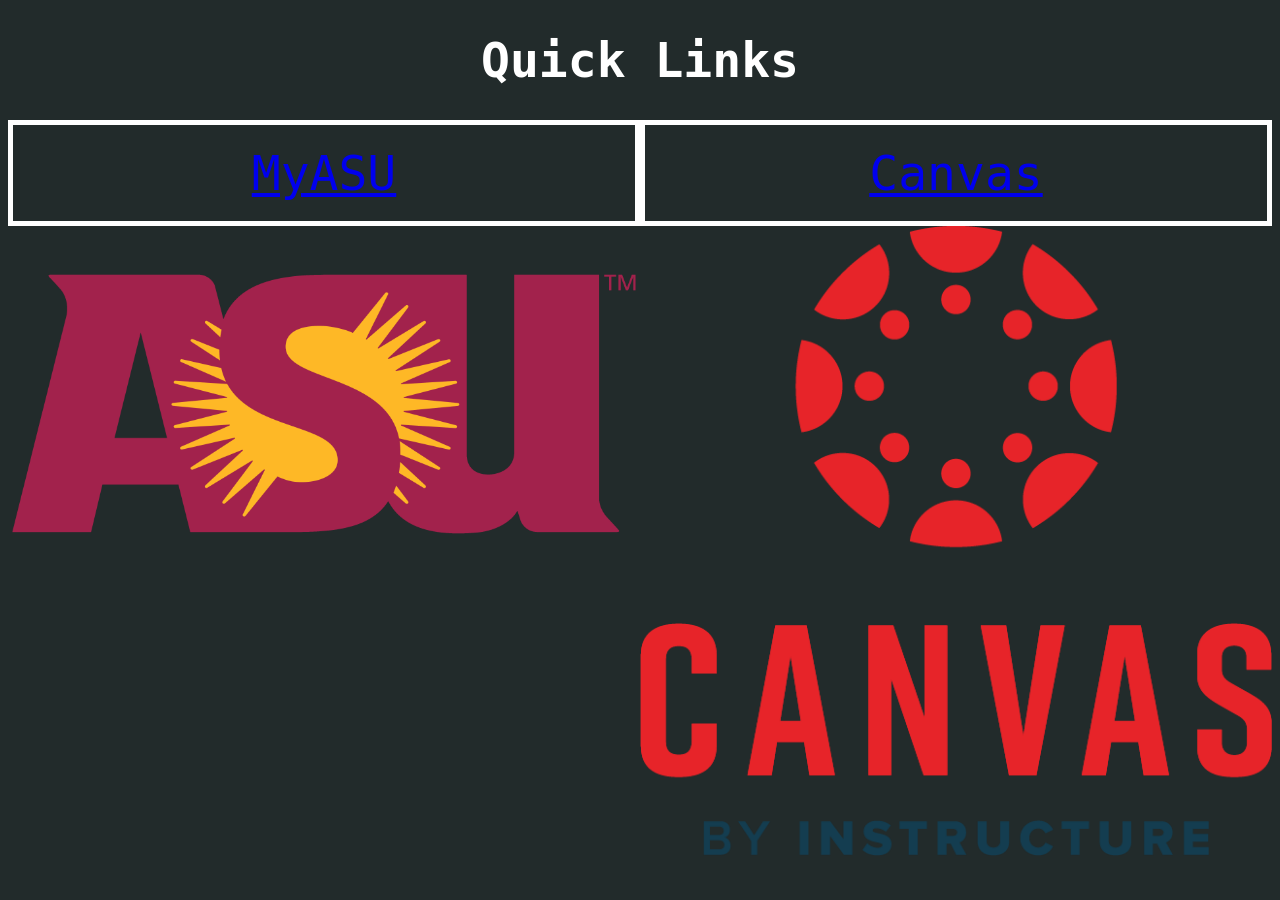
<file: Week2/HW-CreateBasicSkeleton/index.html>
<!DOCTYPE html>

<html>


    <head>
        <title> Week 2 Homework: Create a Basic Skeleton </title>
    </head>
    
    <body style="background-color: #222b2b; color: white; font-family: monospace;">
        
        <h1 style="text-align: center; font-size: 48px;"> Quick Links </h1>
        <section class="link-buttons" style="display: flex; flex-direction: row;">

            
            <a id="myasu-link" href="https://webapp4.asu.edu/myasu/" style="display: block; width: 50%; border: 5px solid white; text-align: center; font-size: 48px; padding: 20px;">
                MyASU
            </a>
            

            <a id="canvas-link" href="https://canvas.asu.edu/" style="display: block; width: 50%; border: 5px solid white; text-align: center; font-size: 48px; padding: 20px;">
                Canvas
            </a>

        </section>

        <section class="button-pictures" style="display: flex; flex-direction: row;">
            
            <img id="asu-logo" src="./Assets/ASU-Emblem.png" aria-label="An image of the ASU logo" style="width: 50%; height: 100%;"></img>

            <img id="canvas-logo" src="./Assets/Canvas-Logo.png" aria-label="An image of the Canvas logo" style="width: 50%; height: 100%;"></img>

        </section>

    </body>



</html>
</file>
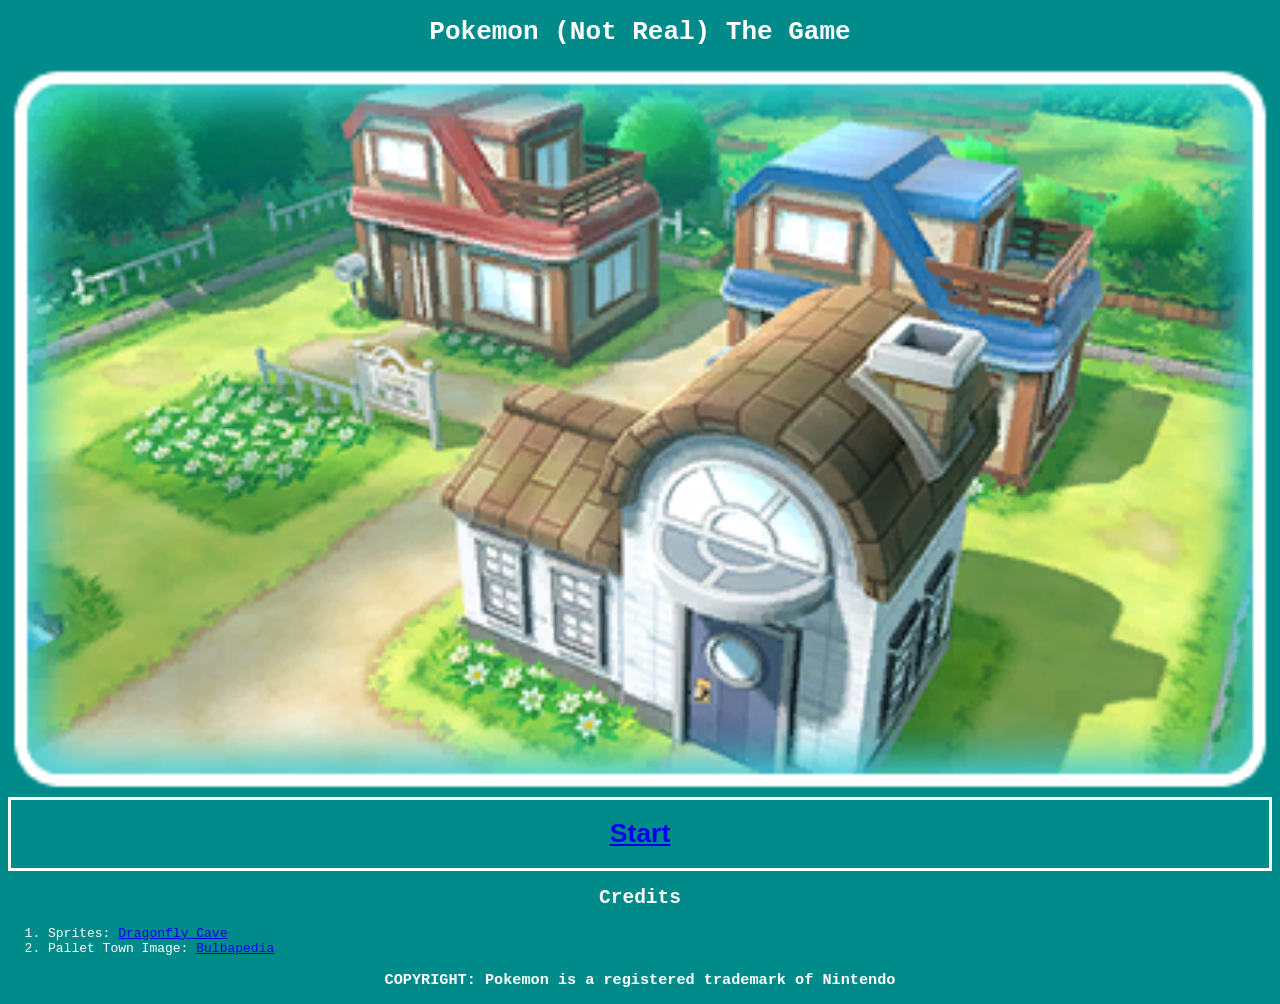
<file: Week2/OurFirstGame/index.html>
<!DOCTYPE html>

<html>



<head>
    <title>Our First Game</title>
</head>

<body style="background-color: darkcyan; color: white; font-family: monospace;">

    <h1 style="text-align: center;">Pokemon (Not Real) The Game</h1>

    <img src=".\Assets\Pallet_Town_PE.png" aria-label="An image of Pallet Town from Pokemon" style="width: 100%;"></img>

    <button class="start-button" style="background-color: transparent; border: 3px solid white; width: 100%">
        <h1>
            <a href=".\game.html">Start</a>
        </h1>
    </button>

    <section id="Credits">
        <h2 style="text-align: center;">Credits</h2>
        <ol>
            <li>Sprites: 
                <a href="https://www.dragonflycave.com/resources/sprite-generator/">Dragonfly Cave</a>
            </li> 
            <li>Pallet Town Image: 
                <a href="https://bulbapedia.bulbagarden.net/wiki/Pallet_Town">Bulbapedia</a> 
            </li>
        </ol>
    </section>

    <h3 style="text-align: center;"> COPYRIGHT: Pokemon is a registered trademark of Nintendo </h3>

</body>



</html>
</file>
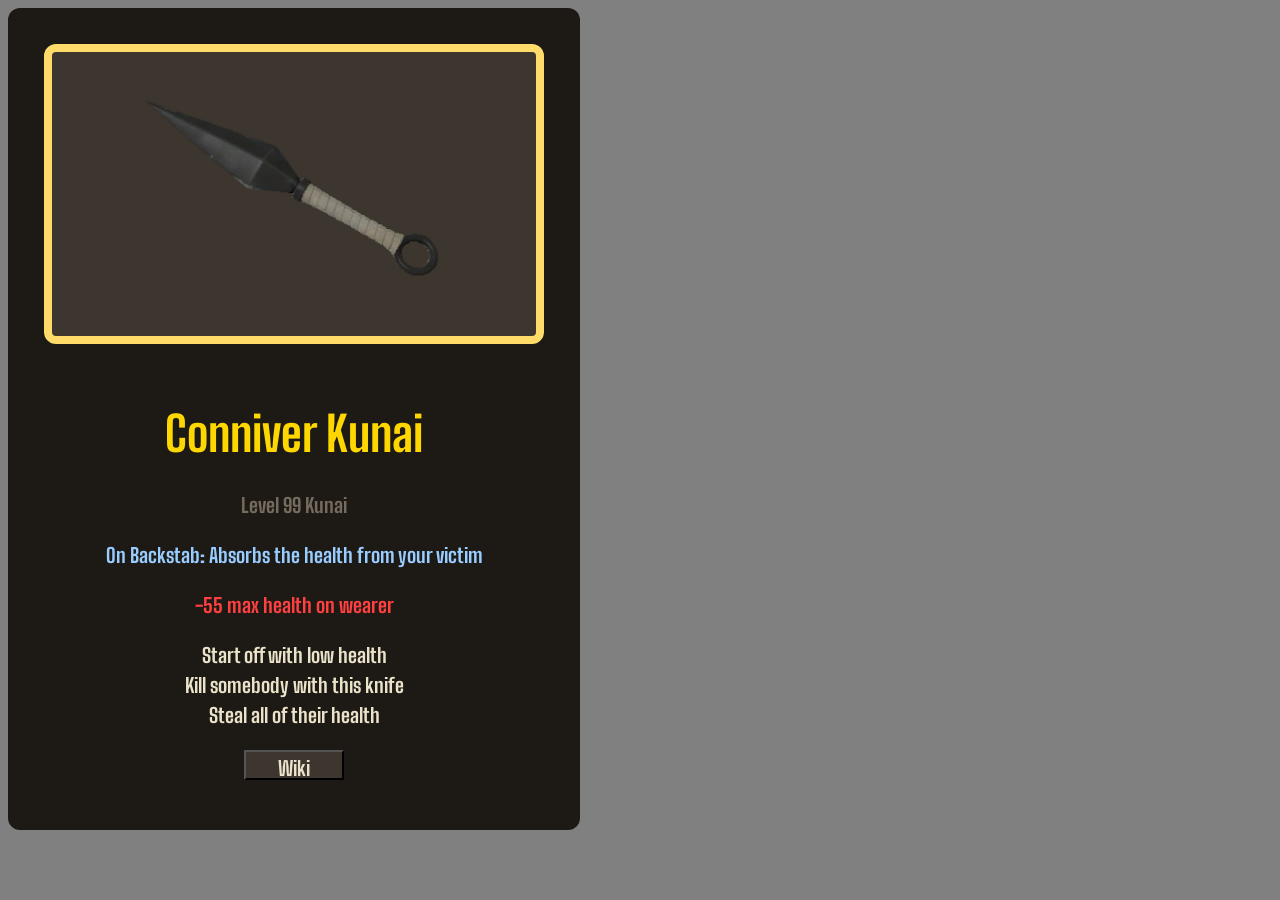
<file: Week3/HW-CSS/index.html>
<!DOCTYPE html>
<html lang="en">



<head>
    <meta charset="UTF-8">
    <meta name="viewport" content="width=device-width, initial-scale=1.0">
    <title>Week 3 Homework Assignment: CSS</title>

    <style>
        @import url('https://fonts.googleapis.com/css2?family=Big+Shoulders:opsz,wght@10..100,650..800');
    </style>

    <link rel="stylesheet" href="styles.css">
</head>

<body>
    <div class="card">
        
        <img class="card-pic" src="./Assets/Conniver_Kunai.png" alt="Conniver Kunai TF2" />

        <h1>Conniver Kunai</h1>

        <p id="item-level">
            Level 99 Kunai
        </p>

        <p id="item-ability">
            On Backstab: Absorbs the health from your victim
        </p>

        <p id="item-effects">
            -55 max health on wearer
        </p>

        <p id="item-description">
            Start off with low health      <br>
            Kill somebody with this knife  <br>
            Steal all of their health      <br>
        </p>

        <button class="card-button"
                onclick="window.open('https://wiki.teamfortress.com/wiki/Conniver_Kunai', '_blank')">
            Wiki
        </button>
        
    </div>
</body>



</html>
</file>
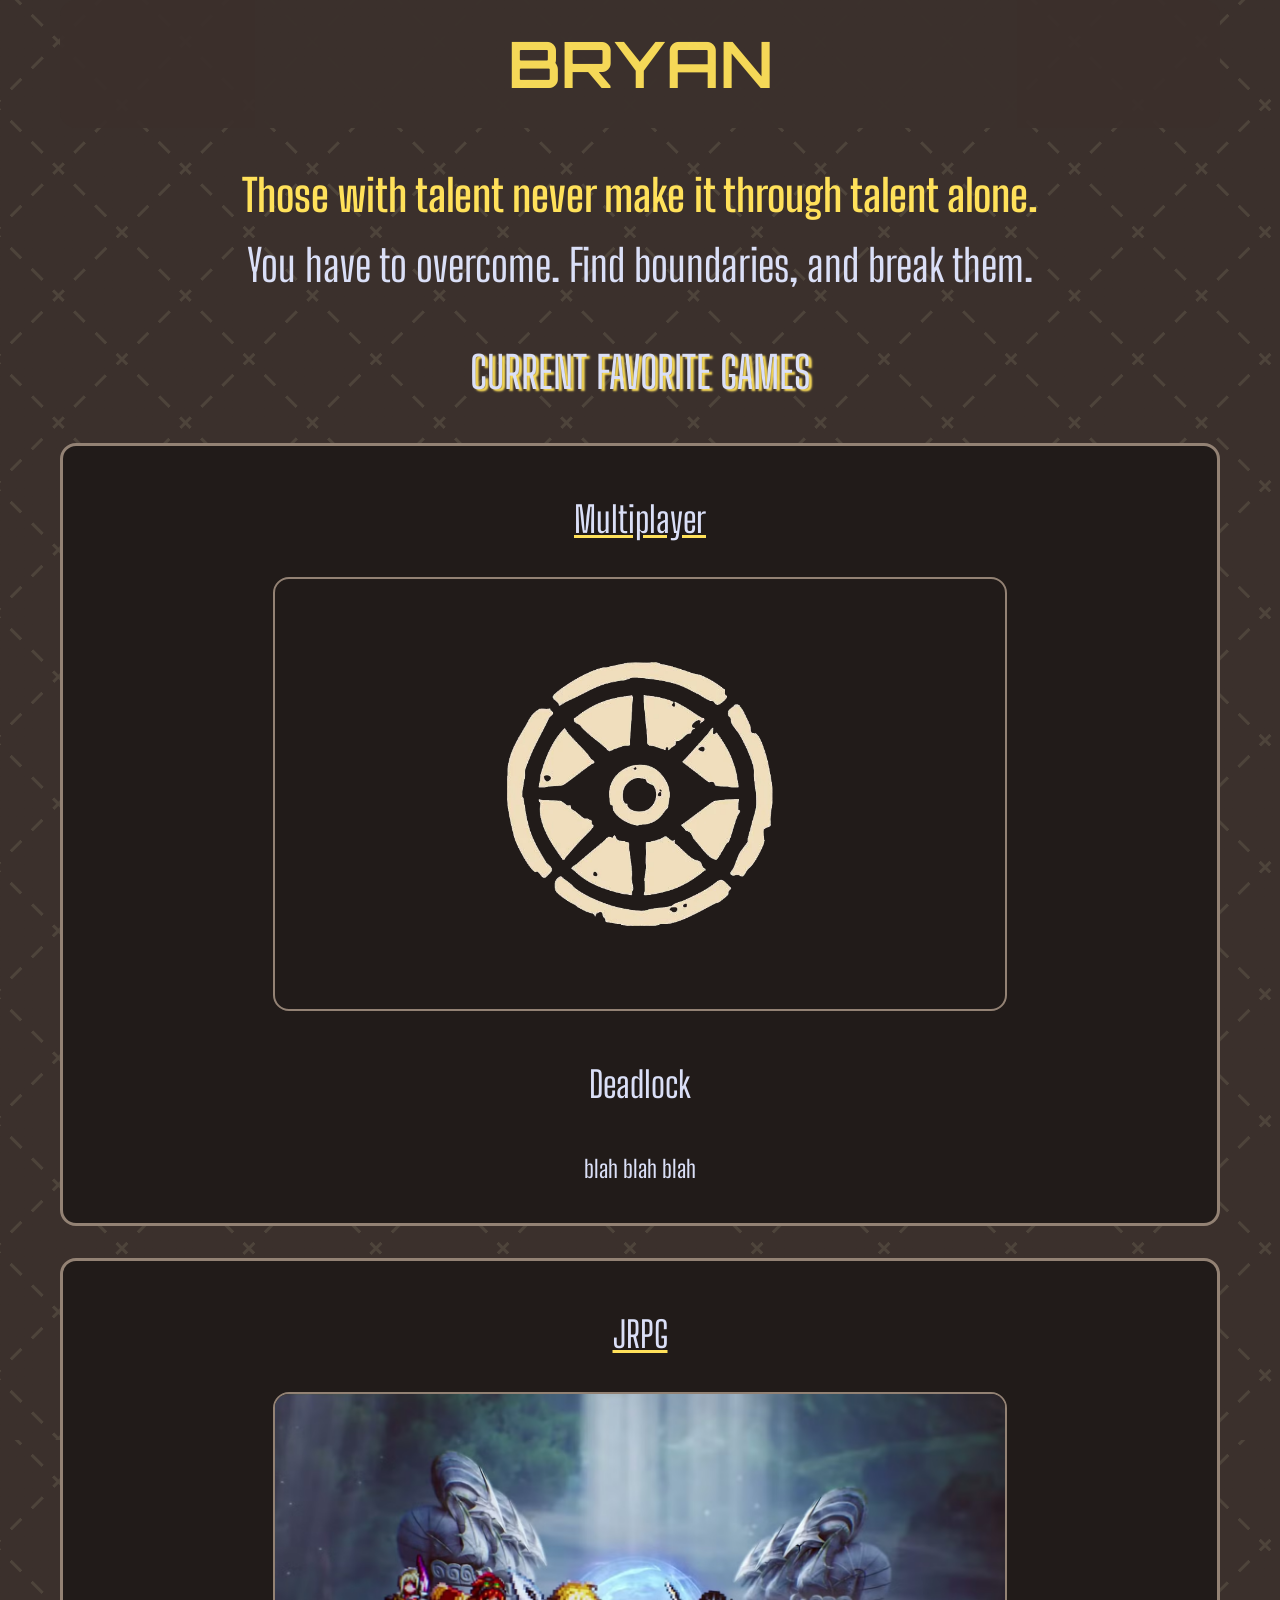
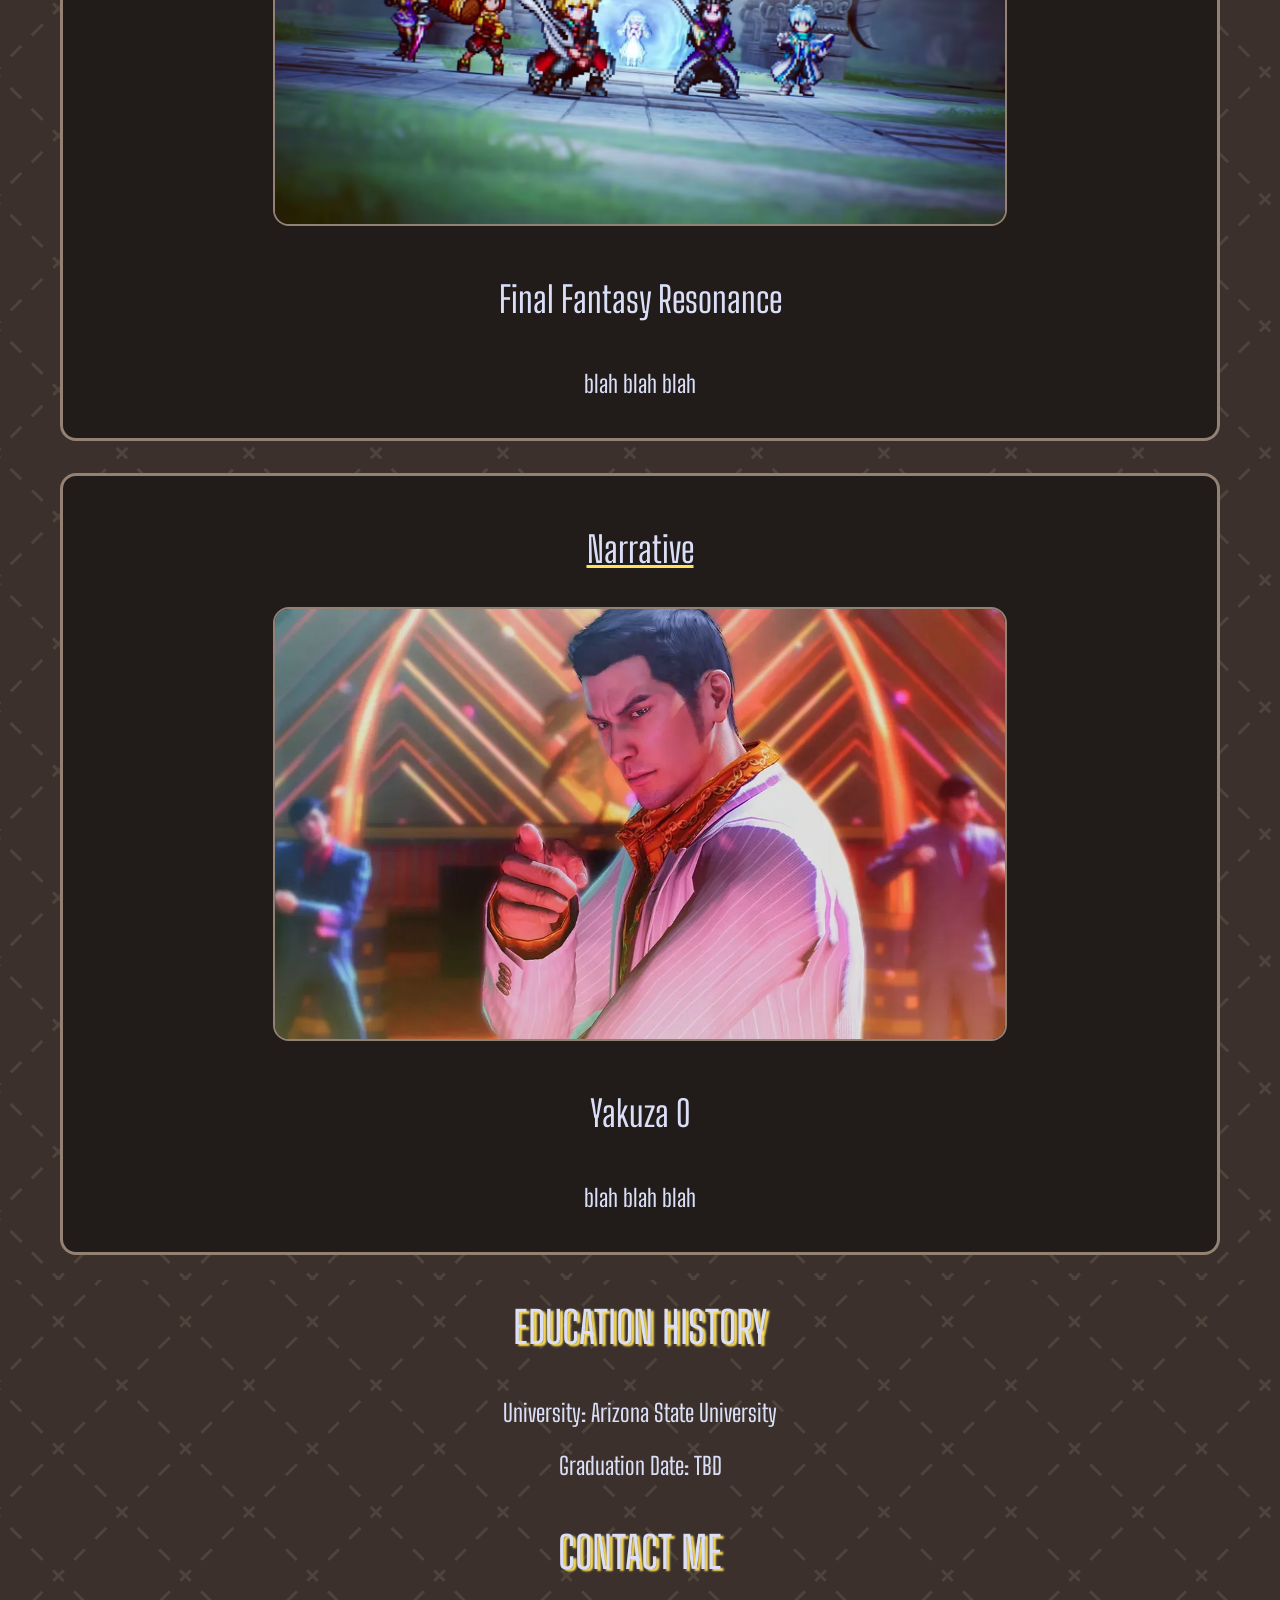
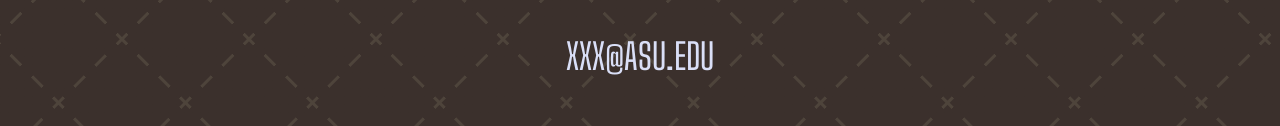
<file: Week3/Portfolio/index.html>
<!DOCTYPE html>
<html lang="en">



<head>
    <meta charset="UTF-8">
    <meta name="viewport" content="width=device-width, initial-scale=1.0">
    <title> AME 220 CSS Portfolio </title>

    <style>
    @import url('https://fonts.googleapis.com/css2?family=Big+Shoulders:opsz,wght@10..72,100..900&family=Orbitron:wght@400..900&display=swap');
    </style>

    <link rel="stylesheet" href="styles.css">
</head>


<body>
    <header> BRYAN </header>

    <div class="title"> 
        Those with talent never make it through talent alone.
        <br> 
        You have to overcome. Find boundaries, and break them. 
    </div>

    <div class="fav-games">
        
        <h2> CURRENT FAVORITE GAMES </h2>
        
        <div class="game-cards">

            <div id="Deadlock">
                <h3> Multiplayer </h3>
                <img src="./Assets/Deadlock_Logo_NoText.png" />
                <h4> Deadlock </h4>
                <p> blah blah blah </p>
            </div>

            <div id="Final Fantasy Resonance">
                <h3> JRPG </h3>
                <img src="./Assets/FFR_Splash.png" />
                <h4> Final Fantasy Resonance </h4>
                <p> blah blah blah </p>
            </div>

            <div id="Yakuza 0">
                <h3> Narrative </h3>
                <img src="./Assets/Yakuza0_Kiryu.png" />
                <h4> Yakuza 0 </h4>
                <p> blah blah blah </p>
            </div>

        </div>
        
    </div>

    <div class="education">

        <h2> EDUCATION HISTORY </h2>
        
        <p> University:      Arizona State University </p>
        <p> Graduation Date: TBD </p>
        
    </div>

    <footer>
        <h2> CONTACT ME </h2>
        <h4> XXX@ASU.EDU </h4>
    </footer>

</body>



</html>
</file>
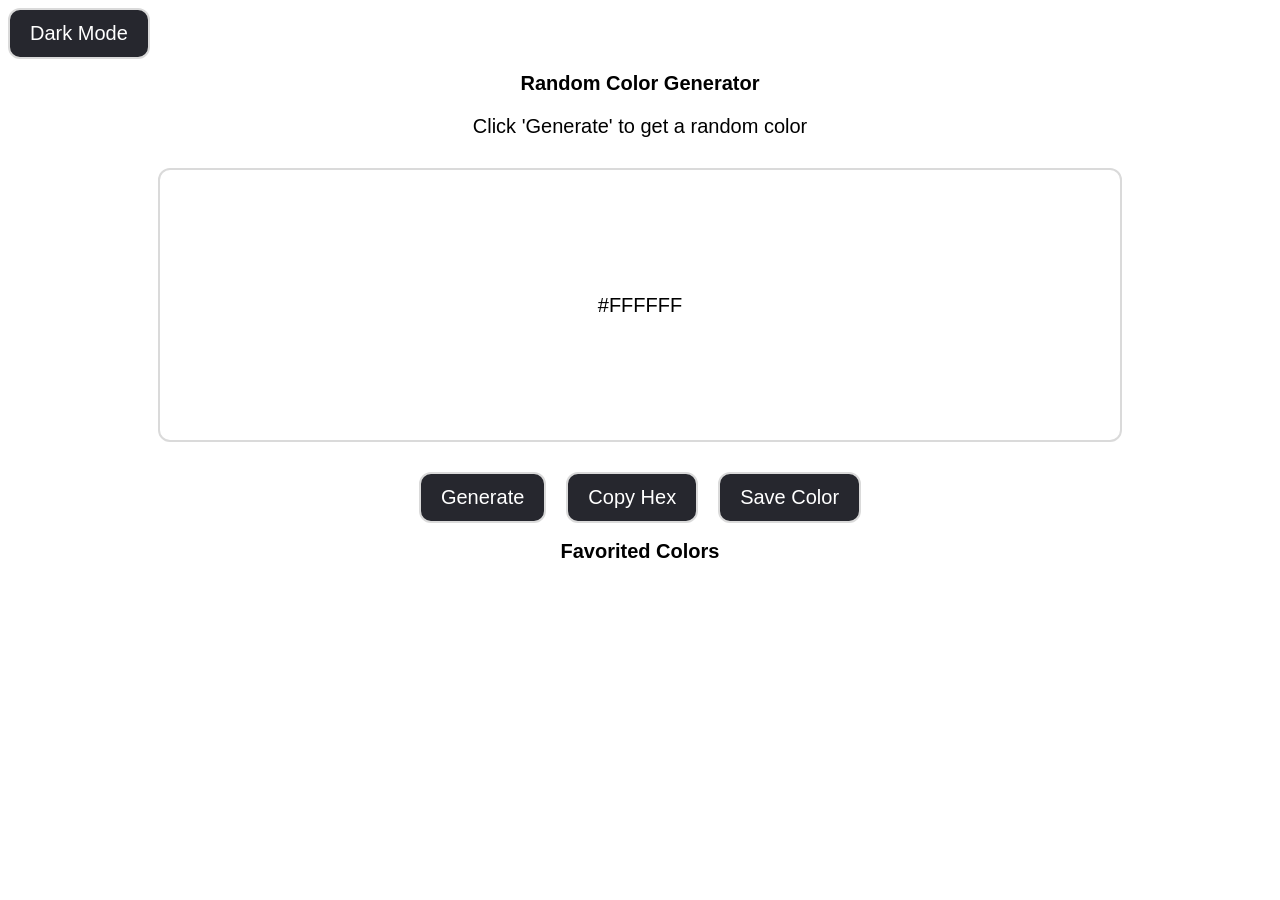
<file: Week6/HW-InteractiveWebsite/index.html>
<!DOCTYPE html>
<html lang="en">



<head>
    <meta charset="UTF-8">
    <meta name="viewport" content="width=device-width, initial-scale=1.0">
    <title>Document</title>

    <link rel="stylesheet" href="style.css">
</head>

<body>

    <button id="displayColorButton">Dark Mode</button>

    <h1> Random Color Generator </h1>
    <p> Click 'Generate' to get a random color </p>

    <div id="colorBox">
        <p id="colorCode">#FFFFFF</p>
    </div>

    <div class="buttonContainer">
        <button id="generateButton">Generate</button>
        <button id="copyHexButton">Copy Hex</button>
        <button id="saveButton">Save Color</button>
    </div>

    <h2>Favorited Colors</h2>
    <div id="savedColors"></div>

    <script src="script.js"></script>
    
</body>



</html>
</file>
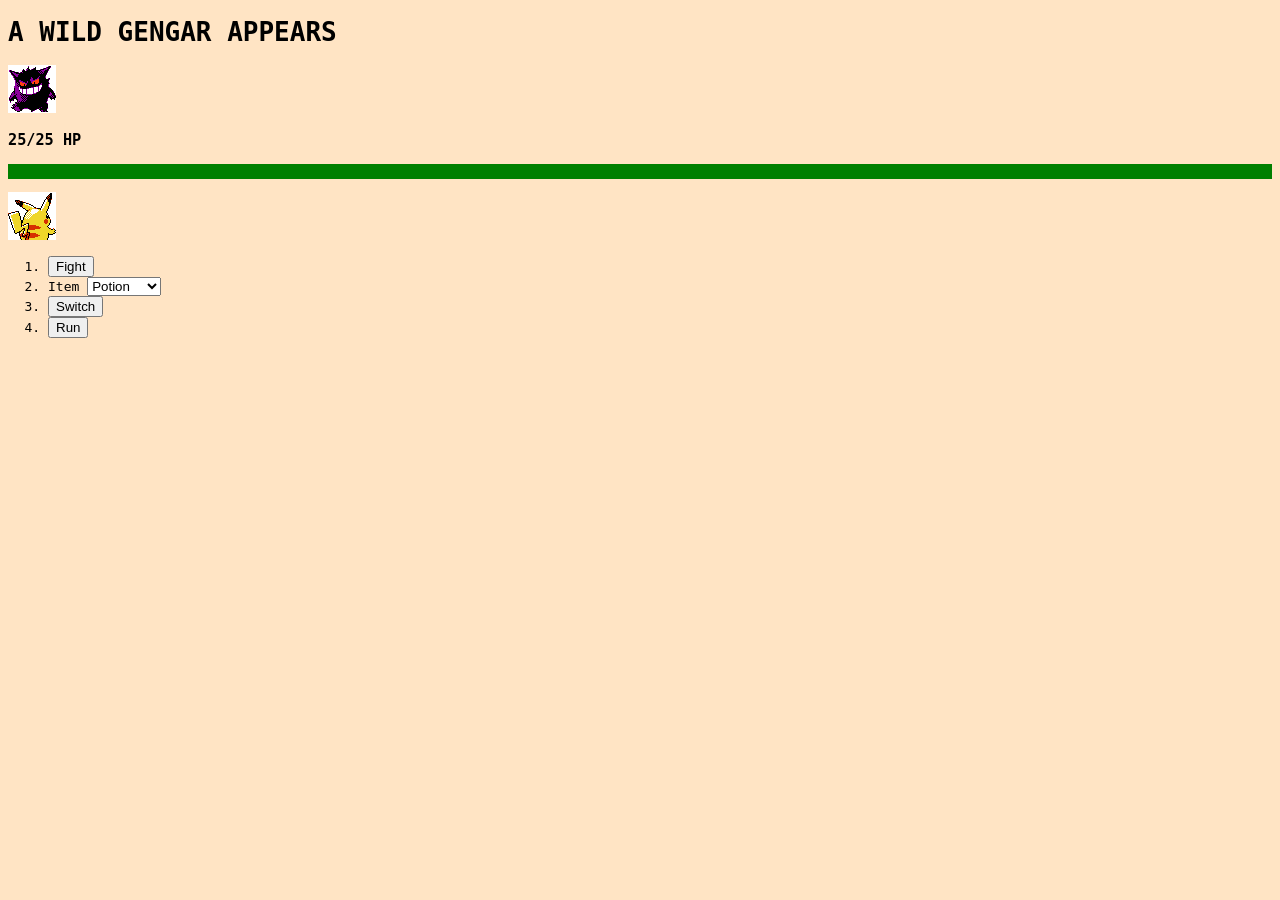
<file: Week2/OurFirstGame/game.html>
<!DOCTYPE html>

<html>



    <head>
        <title>... WEBPAGE WANTS TO BATTLE</title>
    </head>

    <body class="battle" style="background-color: bisque; font-family: monospace;">
        <h1 id="gengar">A WILD GENGAR APPEARS</h1>
        <section class="gengar">
            <img src="./Assets/gengar.png" aria-label="An image of Gengar from Pokemon"></img>
            <h3> 25/25 HP</h3>
        </section>

        <div style="background-color: green;"><p>&nbsp;</p></div>

        <section class="pikachu">
            <img src="./Assets/pikachu-back.png" aria-label="An image of Pikachu from Pokemon"></img>
            <ol>
                <li><button>Fight</button></li>

                <li>
                    <label id="item" for="item-select">Item</label>
                    <select id="item-select">
                        <option value="potion">Potion</option>
                        <option value="pokeball">Pokeball</option>
                    </select>
                </li>

                <li><button>Switch</button></li>
                
                <li><button>Run</button></li>
            </ol>
        </section>
    </body>



</html>
</file>
<file: Week3/HW-CSS/styles.css>
*{
    --base: #808080;
    --cardColor: #1d1a16;
    --imagebackground: #3c362f;
    --accentColor: #ffdc69;

    --itemNameColor: #ffd700;
    --itemLevelColor: #756b5e;
    --itemAbilityColor: #99ccff;
    --itemEffectsColor: #ff4040;
    --itemDescriptionColor: #ebe2ca;
}

body {
    background-color: var(--base);

    width: 100%;
    height: 100%;

    font-family: "Arial", sans-serif;
    font-weight: 400;
    font-size: 24px;
    line-height: 1.5;

    text-align: center;

}

.card {
    background-color: var(--cardColor);
    
    width: 500px;
    height: 750px;

    padding: 36px;

    border-radius: 12px;
    border: 0px solid var(--accentColor);

    transition: box-shadow 0.3s ease-in-out;
}

.card:hover {
    box-shadow: 8px 8px 2px var(--accentColor);
}

.card-pic {
    background-color: var(--imagebackground);

    width: 100%;
    height: 300px;
    object-fit: cover; 

    border-radius: 12px;
    border: 8px solid var(--accentColor);

    box-sizing: border-box;

    margin-bottom: 12px;
}

h1 {
    color: var(--itemNameColor);
    font-family: "Big Shoulders", sans-serif;
    font-weight: 650;
    font-size: 48px; 
    line-height: 1.5;

    margin-bottom: 0px;
}

#item-level {
    color: var(--itemLevelColor);
    font-family: "Big Shoulders", sans-serif;
    font-weight: 650;
    font-size: 20px; 
    line-height: 1.5;
}

#item-ability {
    color: #99ccff;
    font-family: "Big Shoulders", sans-serif;
    font-weight: 650;
    font-size: 20px; 
    line-height: 1.5;
}

#item-effects {
    color: var(--itemEffectsColor);
    font-family: "Big Shoulders", sans-serif;
    font-weight: 650;
    font-size: 20px; 
    line-height: 1.5;
}

#item-description {
    color: var(--itemDescriptionColor);
    font-family: "Big Shoulders", sans-serif;
    font-weight: 650;
    font-size: 20px; 
    line-height: 1.5;
}

.card-button {
    background-color: var(--imagebackground);
    
    width: 20%;
    height: 4%;

    color: var(--itemDescriptionColor);
    font-family: "Big Shoulders", sans-serif;
    font-weight: 650;
    font-size: 20px; 
    line-height: 1.5;
}

.card-button:hover {
    background-color: var(--accentColor);
    color: var(--cardColor);
    cursor: pointer;
}

.card-button:active {
    background-color: var(--itemAbilityColor);
    color: var(--cardColor);

    transform: scale(0.9);
}
</file>
<file: Week3/Portfolio/styles.css>
/*
<weight>: Use a value from 400 to 900
<uniquifier>: Use a unique and descriptive class name

.orbitron-<uniquifier> {
  font-family: "Orbitron", sans-serif;
  font-optical-sizing: auto;
  font-weight: <weight>;
  font-style: normal;
}
*/

/*
<weight>: Use a value from 100 to 900
<uniquifier>: Use a unique and descriptive class name

.big-shoulders-<uniquifier> {
  font-family: "Big Shoulders", sans-serif;
  font-optical-sizing: auto;
  font-weight: <weight>;
  font-style: normal;
}
*/

* {
    --base: #3b302cff;
    --borderColor: #938274ff;
    --accentColor: #ffe15aff;
    --textColor: #dadff7ff;
    --cardColor: #211b19ff;
}

body {
    background-color: var(--base);
    background-image: url('./Assets/CSS-GraphPaper-Pattern_LB.png');

    padding-right: 60px;
    padding-left: 60px;
    padding-top: 0px;
    padding-bottom: 0px;

    margin: 0;

    text-align: center;

}

header {
    padding-top: 16px;
    padding-bottom: 16px;

    margin-bottom: 32px;

    color: var(--accentColor);
    font-family: "Orbitron", sans-serif;
    font-weight: 650;
    font-size: 64px; 
    line-height: 1.5;

    background-color: var(--base);
    opacity: .95;

    border: 1px solid var(--baseColor);
    border-radius: 16px;
}

.title {
    margin-bottom: 32px;

    color: var(--textColor);
    font-family: "Big Shoulders", sans-serif;
    font-weight: 400;
    font-size: 44px;
    line-height: 70px;
}

.title::first-line {
    color: var(--accentColor);
    font-family: "Big Shoulders", sans-serif;
    font-weight: 500;
    font-size: 44px;
    line-height: 70px;
}

h2 {
    color: var(--textColor);
    font-family: "Big Shoulders", sans-serif;
    font-weight: 400;
    font-size: 44px;
    line-height: 70px;

    text-transform: capitalize;

    text-shadow: 3px 2px 2px var(--accentColor);
}

.game-cards div {
    padding: 16px;

    margin-left: auto;
    margin-right: auto;
    margin-bottom: 32px;

    background-color: var(--cardColor);

    border: 3px solid var(--borderColor);
    border-radius: 16px;

    transition: all 1s;
}

.game-cards div: hover {
    box-shadow: 6px 6px 2px var(--accentColor);
}

.game-cards div > img {
    width: 65%;
    height: 430px;
    object-fit: cover;

    border: 2px solid var(--borderColor);
    border-radius: 16px;
}

h3 {
    color: var(--textColor);
    font-family: "Big Shoulders", sans-serif;
    font-weight: 400;
    font-size: 36px;

    text-decoration: underline;
    text-decoration-color: var(--accentColor);
}

h4 {
    color: var(--textColor);
    font-family: "Big Shoulders", sans-serif;
    font-weight: 400;
    font-size: 36px;
}

p {
    color: var(--textColor);
    font-family: "Big Shoulders", sans-serif;
    font-weight: 400;
    font-size: 24px;
}
</file>
<file: Week6/HW-InteractiveWebsite/style.css>
* {

    --lightMode: #FFFFFF;
    --darkMode: #26272e;

    font-size: 20px;
    font-family: "Big Shoulders", sans-serif;

}

body {

    background-color: var(--lightMode);
    color: black;

}

body.dark {

    background-color: var(--darkMode);
    color: white;

}

h1, h2, p {

    text-align: center;

}

#colorBox {

    background-color: var(--lightMode);

    display: flex;
    justify-content: center;
    align-items: center;

    width: 75vw;
    height: 30vh;

    margin: 30px auto;
    border-radius: 12px;
    border: 2px solid #dadada;

    transition: transform 0.3s ease;

}

#colorCode {

    background-color: var(--lightMode);

    display: flex;
    justify-content: center;
    align-items: center;

    width: 7vw;
    height: 4vh;

    border-radius: 8px;

}

body.dark #colorCode {

    background-color: var(--darkMode);
    color: white;

}

.buttonContainer {

    display: flex;
    justify-content: center;
    align-items: center;

    gap: 20px;

}

button {

    background-color: var(--darkMode);
    color: white;

    padding: 12px 20px;
    border-radius: 12px;
    border: 2px solid #dadada;

    cursor: pointer;

}

#savedColors {

    display: flex;
    flex-wrap: wrap;
    justify-content: center;

    gap: 10px;
    margin-top: 20px;

}

#savedColors div {

    width: 15vw;
    height: 15vh;

    border-radius: 10px;
    border: 2px solid #dadada;

    display: flex;
    align-items: center;
    justify-content: center;

    font-weight: bold;
    
}
</file>
